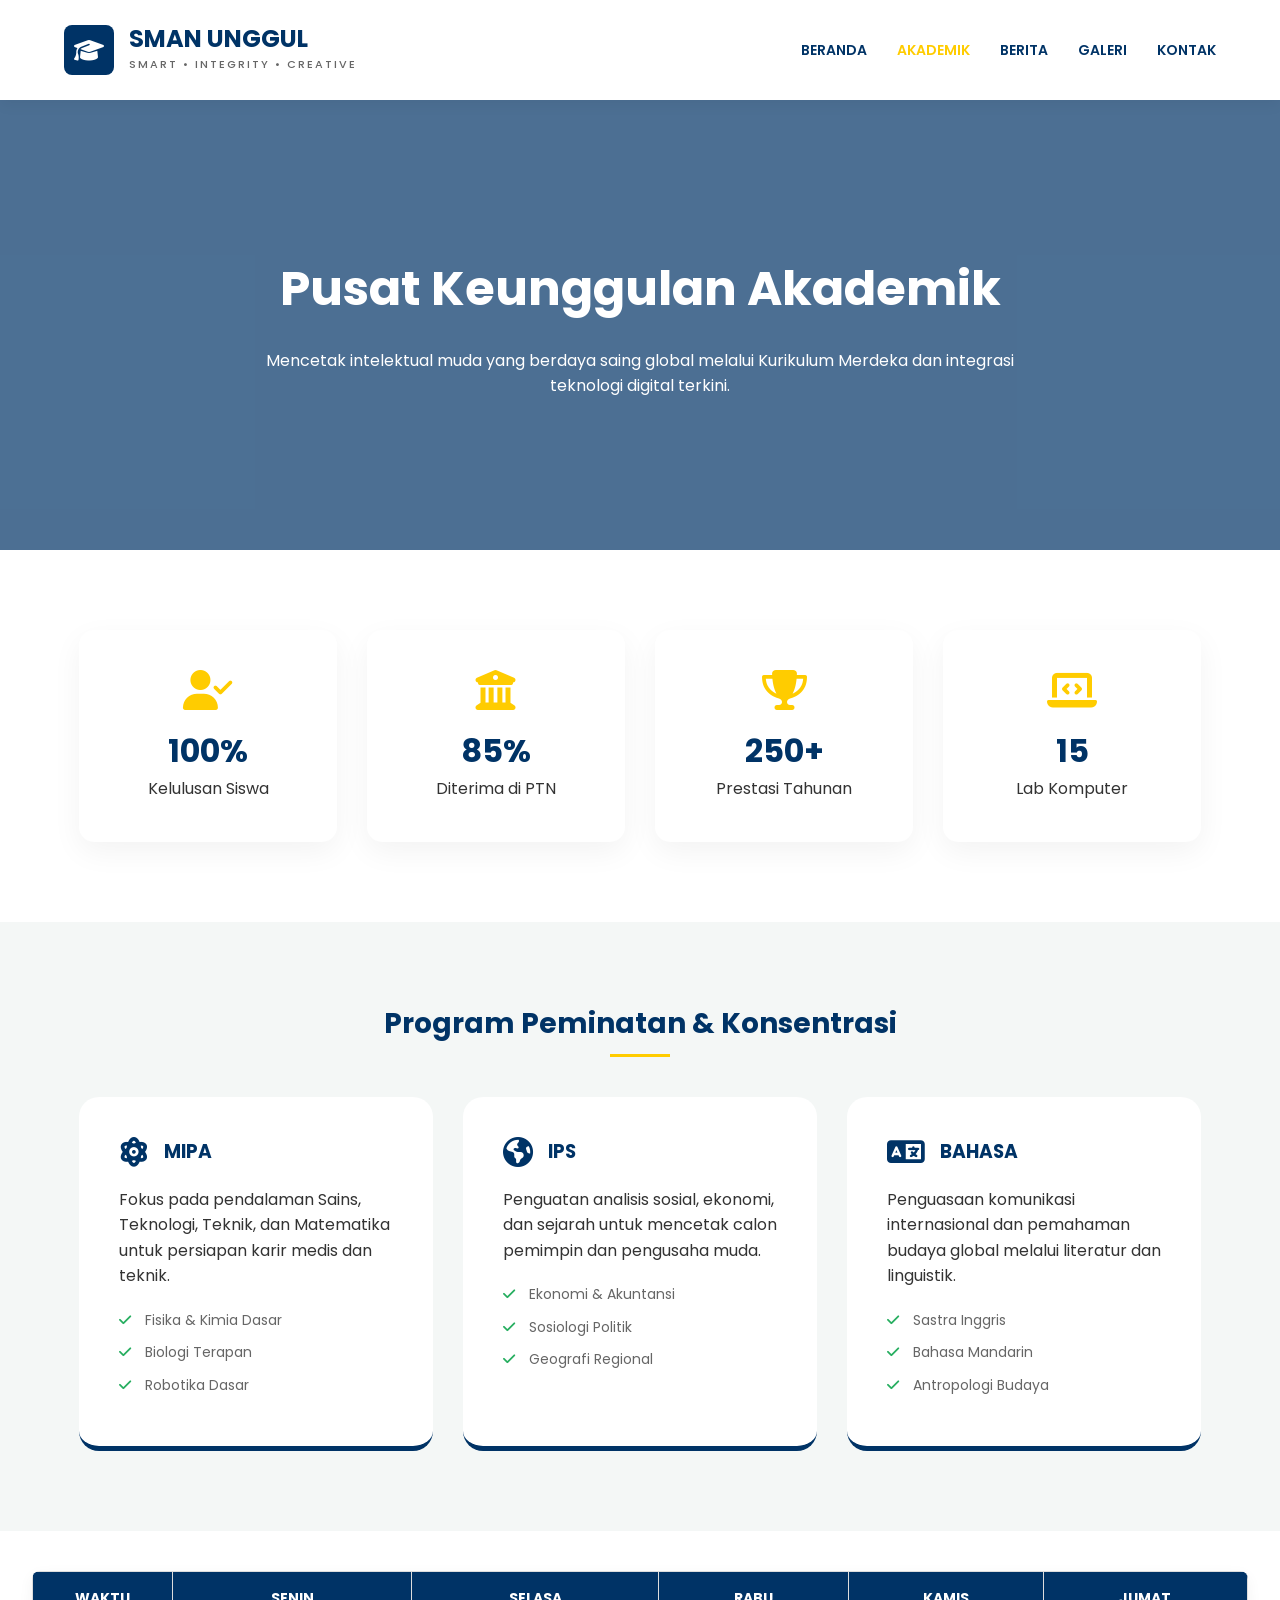
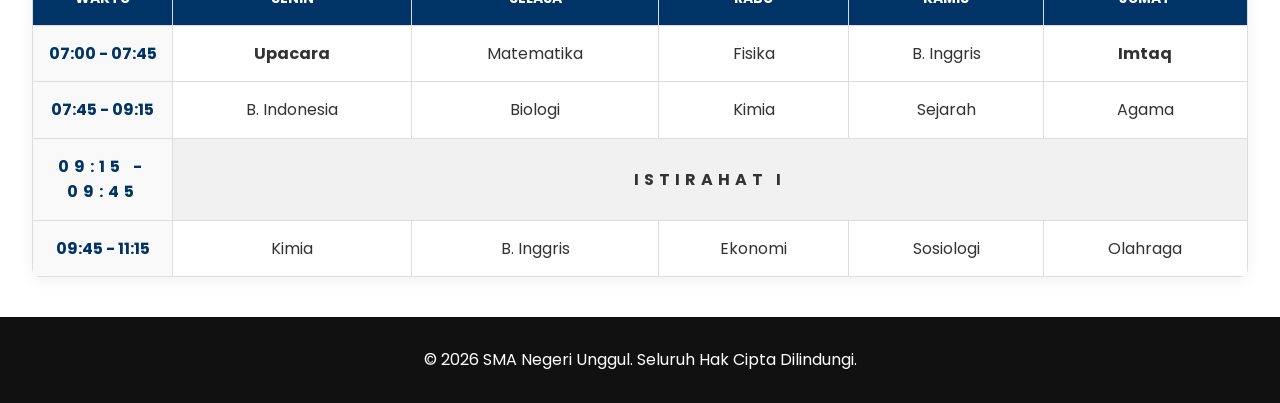
<file: sekolah/akademik.html>
<!DOCTYPE html>
<html lang="id">
<head>
    <meta charset="UTF-8">
    <meta name="viewport" content="width=device-width, initial-scale=1.0">
    <title>Akademik | SMA Negeri Unggul</title>
    <link rel="stylesheet" href="style.css">
    <link href="https://fonts.googleapis.com/css2?family=Poppins:wght@300;400;600;700&display=swap" rel="stylesheet">
    <link rel="stylesheet" href="https://cdnjs.cloudflare.com/ajax/libs/font-awesome/6.4.0/css/all.min.css">
</head>
<body>

<nav class="navbar-akademik">
    <div class="container-flex"> <div class="logo-brand">
            <div class="icon-bg"><i class="fas fa-graduation-cap"></i></div>
            <div class="text-brand">
                <span class="title">SMAN UNGGUL</span>
                <span class="tagline">SMART • INTEGRITY • CREATIVE</span>
            </div>
        </div>
        
        <ul class="nav-links">
            <li><a href="index.html">BERANDA</a></li>
            <li><a href="akademik.html" class="active">AKADEMIK</a></li>
            <li><a href="berita.html">BERITA</a></li>
            <li><a href="galeri.html">GALERI</a></li>
            <li><a href="kontak.html">KONTAK</a></li>
        </ul>
    </div>
</nav>

    <header class="academic-hero">
        <div class="overlay"></div>
        <div class="container-content">
            <h1>Pusat Keunggulan Akademik</h1>
            <p>Mencetak intelektual muda yang berdaya saing global melalui Kurikulum Merdeka dan integrasi teknologi digital terkini.</p>
        </div>
    </header>

    <section class="section-padding">
        <div class="container">
            <div class="grid-stats">
                <div class="card-stat">
                    <i class="fas fa-user-check"></i>
                    <h3>100%</h3>
                    <p>Kelulusan Siswa</p>
                </div>
                <div class="card-stat">
                    <i class="fas fa-university"></i>
                    <h3>85%</h3>
                    <p>Diterima di PTN</p>
                </div>
                <div class="card-stat">
                    <i class="fas fa-trophy"></i>
                    <h3>250+</h3>
                    <p>Prestasi Tahunan</p>
                </div>
                <div class="card-stat">
                    <i class="fas fa-laptop-code"></i>
                    <h3>15</h3>
                    <p>Lab Komputer</p>
                </div>
            </div>
        </div>
    </section>

    <section class="section-padding bg-gray">
        <div class="container">
            <h2 class="section-title">Program Peminatan & Konsentrasi</h2>
            <div class="grid-program">
                <div class="card-program">
                    <div class="program-header">
                        <i class="fas fa-atom"></i>
                        <h3>MIPA</h3>
                    </div>
                    <p>Fokus pada pendalaman Sains, Teknologi, Teknik, dan Matematika untuk persiapan karir medis dan teknik.</p>
                    <ul>
                        <li><i class="fas fa-check"></i> Fisika & Kimia Dasar</li>
                        <li><i class="fas fa-check"></i> Biologi Terapan</li>
                        <li><i class="fas fa-check"></i> Robotika Dasar</li>
                    </ul>
                </div>

                <div class="card-program">
                    <div class="program-header">
                        <i class="fas fa-globe-americas"></i>
                        <h3>IPS</h3>
                    </div>
                    <p>Penguatan analisis sosial, ekonomi, dan sejarah untuk mencetak calon pemimpin dan pengusaha muda.</p>
                    <ul>
                        <li><i class="fas fa-check"></i> Ekonomi & Akuntansi</li>
                        <li><i class="fas fa-check"></i> Sosiologi Politik</li>
                        <li><i class="fas fa-check"></i> Geografi Regional</li>
                    </ul>
                </div>

                

                <div class="card-program">
                    <div class="program-header">
                        <i class="fas fa-language"></i>
                        <h3>BAHASA</h3>
                    </div>
                    <p>Penguasaan komunikasi internasional dan pemahaman budaya global melalui literatur dan linguistik.</p>
                    <ul>
                        <li><i class="fas fa-check"></i> Sastra Inggris</li>
                        <li><i class="fas fa-check"></i> Bahasa Mandarin</li>
                        <li><i class="fas fa-check"></i> Antropologi Budaya</li>
                    </ul>
                </div>
            </div>
        </div>
    </section>

<div class="container-tabel">
    <table class="jadwal-modern">
        <thead>
            <tr>
                <th>Waktu</th>
                <th>Senin</th>
                <th>Selasa</th>
                <th>Rabu</th>
                <th>Kamis</th>
                <th>Jumat</th>
            </tr>
        </thead>
        <tbody>
            <tr>
                <td class="jam">07:00 - 07:45</td>
                <td class="khusus">Upacara</td>
                <td>Matematika</td>
                <td>Fisika</td>
                <td>B. Inggris</td>
                <td class="khusus">Imtaq</td>
            </tr>
            <tr>
                <td class="jam">07:45 - 09:15</td>
                <td>B. Indonesia</td>
                <td>Biologi</td>
                <td>Kimia</td>
                <td>Sejarah</td>
                <td>Agama</td>
            </tr>
            <tr class="istirahat">
                <td class="jam">09:15 - 09:45</td>
                <td colspan="5">ISTIRAHAT I</td>
            </tr>
            <tr>
                <td class="jam">09:45 - 11:15</td>
                <td>Kimia</td>
                <td>B. Inggris</td>
                <td>Ekonomi</td>
                <td>Sosiologi</td>
                <td>Olahraga</td>
            </tr>
        </tbody>
    </table>
</div>
    
    <footer>
        <p>&copy; 2026 SMA Negeri Unggul. Seluruh Hak Cipta Dilindungi.</p>
    </footer>


    
</body>
</html>
</file>
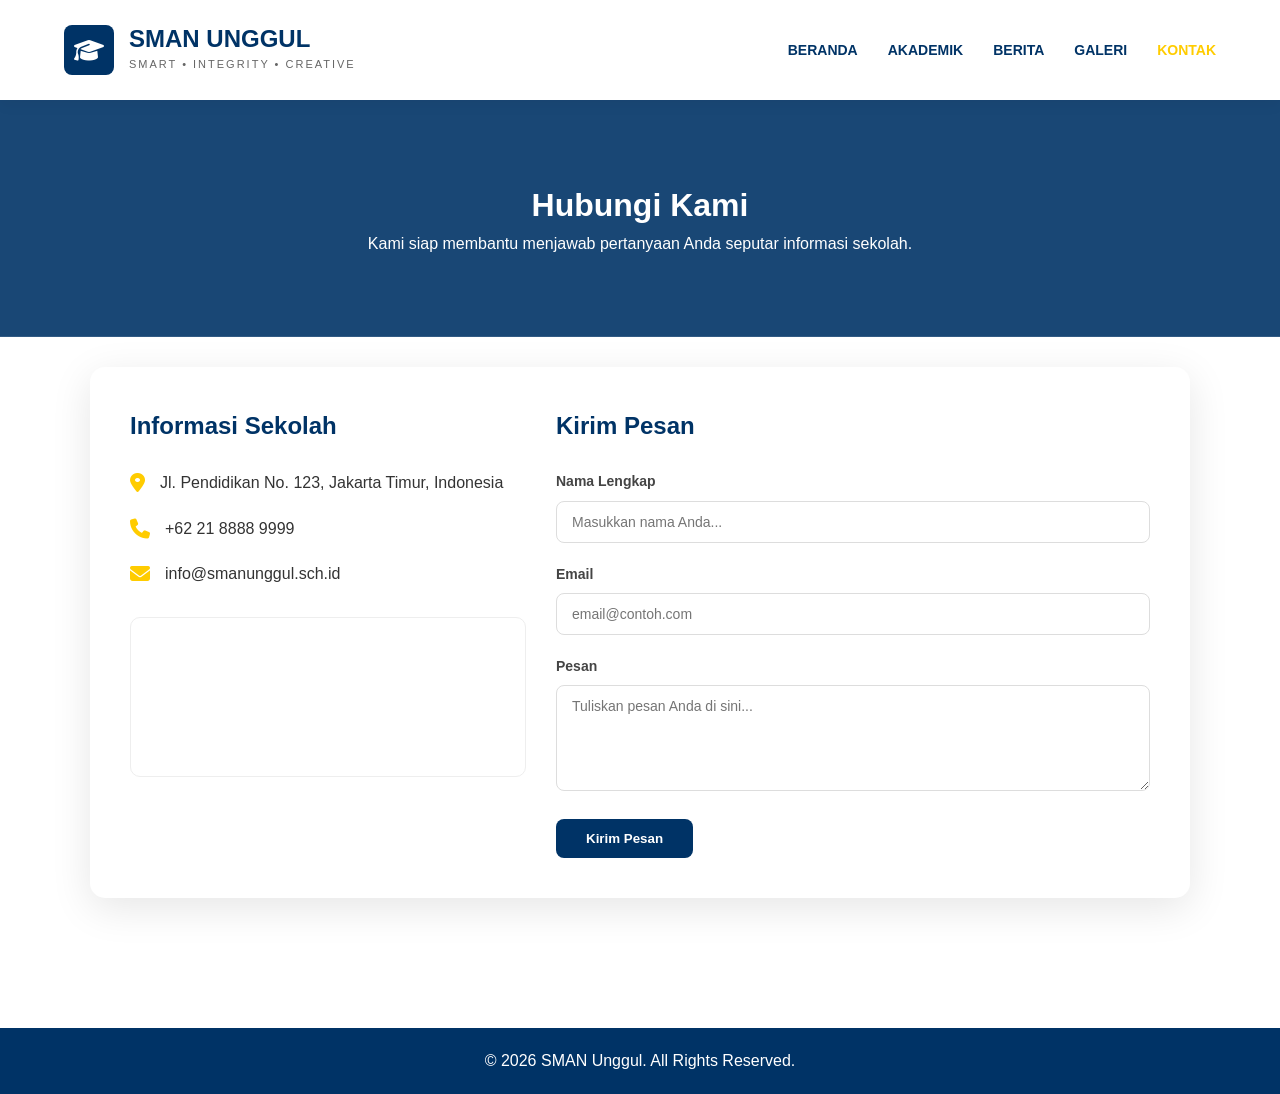
<file: sekolah/kontak.html>
<!DOCTYPE html>
<html lang="id">
<head>
    <meta charset="UTF-8">
    <meta name="viewport" content="width=device-width, initial-scale=1.0">
    <title>Hubungi Kami - SMAN Unggul</title>
    <link rel="stylesheet" href="style.css">
    <link rel="stylesheet" href="https://cdnjs.cloudflare.com/ajax/libs/font-awesome/6.4.0/css/all.min.css">
</head>
<body>

    <nav class="navbar-akademik">
        <div class="container-flex">
            <div class="logo-brand">
                <div class="icon-bg"><i class="fas fa-graduation-cap"></i></div>
                <div class="text-brand">
                    <span class="title">SMAN UNGGUL</span>
                    <span class="tagline">SMART • INTEGRITY • CREATIVE</span>
                </div>
            </div>
            <ul class="nav-links">
                <li><a href="index.html">BERANDA</a></li>
                <li><a href="akademik.html">AKADEMIK</a></li>
                <li><a href="berita.html">BERITA</a></li>
                <li><a href="galeri.html">GALERI</a></li>
                <li><a href="kontak.html" class="active">KONTAK</a></li>
            </ul>
        </div>
    </nav>

    <header class="contact-header">
        <div class="container">
            <h1>Hubungi Kami</h1>
            <p>Kami siap membantu menjawab pertanyaan Anda seputar informasi sekolah.</p>
        </div>
    </header>

    <section class="section-padding">
        <div class="container-contact">
            <div class="contact-wrapper">
                
                <div class="contact-info">
                    <h3>Informasi Sekolah</h3>
                    <div class="info-item">
                        <i class="fas fa-map-marker-alt"></i>
                        <p>Jl. Pendidikan No. 123, Jakarta Timur, Indonesia</p>
                    </div>
                    <div class="info-item">
                        <i class="fas fa-phone"></i>
                        <p>+62 21 8888 9999</p>
                    </div>
                    <div class="info-item">
                        <i class="fas fa-envelope"></i>
                        <p>info@smanunggul.sch.id</p>
                    </div>

                    <div class="map-container">
                        <iframe src="https://www.google.com/maps/embed?pb=!1m18!1m12!1m3!1d3966.2738981440263!2d106.82496417402626!3d-6.22756046099042!2m3!1f0!2f0!3f0!3m2!1i1024!2i768!4f13.1!3m3!1m2!1s0x2e69f3e4a2f8097f%3A0xf639a043e0319762!2sJakarta%20Selatan%2C%20Kota%20Jakarta%20Selatan%2C%20Daerah%20Khusus%20Ibukota%20Jakarta!5e0!3m2!1sid!2sid!4v1700000000000!5m2!1sid!2sid" width="100%" height="250" style="border:0;" allowfullscreen="" loading="lazy"></iframe>
                    </div>
                </div>

                <div class="contact-form">
                    <h3>Kirim Pesan</h3>
                    <form>
                        <div class="form-group">
                            <label>Nama Lengkap</label>
                            <input type="text" placeholder="Masukkan nama Anda...">
                        </div>
                        <div class="form-group">
                            <label>Email</label>
                            <input type="email" placeholder="email@contoh.com">
                        </div>
                        <div class="form-group">
                            <label>Pesan</label>
                            <textarea rows="5" placeholder="Tuliskan pesan Anda di sini..."></textarea>
                        </div>
                        <button type="submit" class="btn-send">Kirim Pesan</button>
                    </form>
                </div>

            </div>
        </div>
    </section>

    <footer style="background: #003366; color: white; text-align: center; padding: 20px 0;">
        <p>&copy; 2026 SMAN Unggul. All Rights Reserved.</p>
    </footer>

</body>
</html>
</file>
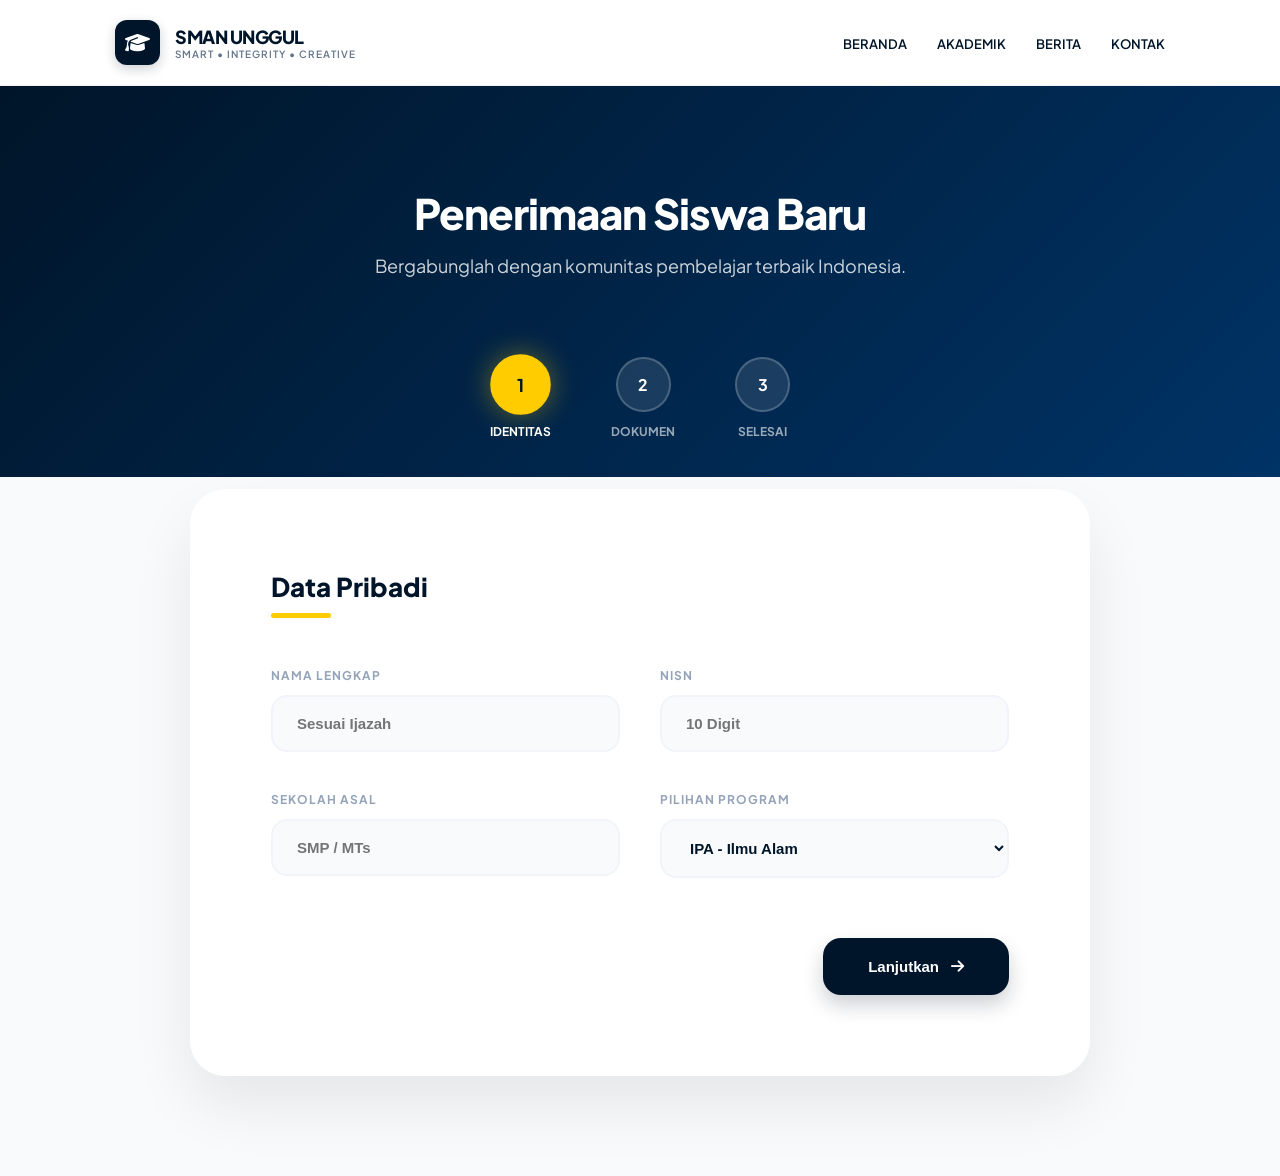
<file: sekolah/pendaftaran.html>
<!DOCTYPE html>
<html lang="id">
<head>
    <meta charset="UTF-8">
    <meta name="viewport" content="width=device-width, initial-scale=1.0">
    <title>PPDB Eksklusif | SMAN Unggul</title>
    <link rel="stylesheet" href="https://cdnjs.cloudflare.com/ajax/libs/font-awesome/6.4.0/css/all.min.css">
    <link href="https://fonts.googleapis.com/css2?family=Plus+Jakarta+Sans:wght@400;600;800&display=swap" rel="stylesheet">
    <style>
        :root {
            --navy-deep: #001529;
            --primary-blue: #003366;
            --accent-gold: #ffcc00;
            --soft-gray: #f8fafc;
            --border-color: #e2e8f0;
        }

        * { margin: 0; padding: 0; box-sizing: border-box; }
        body { font-family: 'Plus Jakarta Sans', sans-serif; background-color: var(--soft-gray); color: #1e293b; }

        /* Navbar Stylish */
        .navbar-akademik {
            background: rgba(255, 255, 255, 0.9);
            backdrop-filter: blur(10px);
            padding: 20px 0;
            position: sticky; top: 0; z-index: 1000;
            border-bottom: 1px solid rgba(0,0,0,0.05);
        }

        .container-flex { max-width: 1100px; margin: 0 auto; display: flex; justify-content: space-between; align-items: center; padding: 0 25px; }
        .logo-brand { display: flex; align-items: center; gap: 15px; }
        .icon-bg { background: var(--navy-deep); color: white; width: 45px; height: 45px; border-radius: 12px; display: flex; align-items: center; justify-content: center; font-size: 20px; box-shadow: 0 4px 12px rgba(0,21,41,0.2); }
        .text-brand .title { display: block; font-weight: 800; font-size: 18px; color: var(--navy-deep); letter-spacing: -0.5px; }
        .text-brand .tagline { display: block; font-size: 10px; font-weight: 600; color: #64748b; letter-spacing: 1px; }

        .nav-links { list-style: none; display: flex; gap: 30px; }
        .nav-links a { text-decoration: none; color: var(--navy-deep); font-weight: 600; font-size: 13px; transition: 0.3s; }
        .nav-links a:hover { color: var(--primary-blue); opacity: 0.7; }

        /* Hero Section */
        .hero-section {
            background: linear-gradient(135deg, var(--navy-deep) 0%, var(--primary-blue) 100%);
            padding: 100px 0 200px;
            text-align: center;
            color: white;
        }
        .hero-section h1 { font-size: 42px; font-weight: 800; margin-bottom: 15px; letter-spacing: -1px; }
        .hero-section p { font-size: 18px; opacity: 0.8; font-weight: 400; }

        /* Registration Wrapper */
        .reg-content { max-width: 950px; margin: -120px auto 100px; padding: 0 25px; }

        /* Elegant Stepper */
        .stepper { display: flex; justify-content: center; gap: 60px; margin-bottom: 50px; }
        .step-item { text-align: center; position: relative; }
        .step-circle {
            width: 55px; height: 55px; background: rgba(255,255,255,0.1); border: 2px solid rgba(255,255,255,0.2);
            border-radius: 50%; display: flex; align-items: center; justify-content: center;
            margin: 0 auto 12px; font-weight: 700; color: white; transition: 0.5s;
        }
        .step-item.active .step-circle { background: var(--accent-gold); border-color: var(--accent-gold); color: var(--navy-deep); transform: scale(1.1); box-shadow: 0 0 25px rgba(255,204,0,0.4); }
        .step-item p { font-size: 12px; font-weight: 700; color: white; opacity: 0.6; text-transform: uppercase; }
        .step-item.active p { opacity: 1; }

        /* The Card */
        .registration-card {
            background: white;
            padding: 80px; /* Space is Luxury */
            border-radius: 35px;
            box-shadow: 0 30px 60px rgba(0,0,0,0.08);
            border: 1px solid rgba(255,255,255,1);
        }

        .section-header { margin-bottom: 50px; }
        .section-header h2 { font-size: 26px; font-weight: 800; color: var(--navy-deep); margin-bottom: 10px; }
        .section-header .line { width: 60px; height: 5px; background: var(--accent-gold); border-radius: 10px; }

        /* Grid Layout */
        .input-grid { display: grid; grid-template-columns: 1fr 1fr; gap: 40px; }
        .form-group { display: flex; flex-direction: column; }
        .form-group label { font-size: 12px; font-weight: 700; color: #94a3b8; margin-bottom: 12px; text-transform: uppercase; letter-spacing: 1px; }
        
        .form-group input, .form-group select {
            padding: 18px 24px;
            border: 2px solid #f1f5f9;
            border-radius: 16px;
            background: #f8fafc;
            font-size: 15px;
            font-weight: 600;
            transition: 0.3s;
            color: var(--navy-deep);
        }

        .form-group input:focus { outline: none; border-color: var(--primary-blue); background: white; box-shadow: 0 10px 20px rgba(0,51,102,0.05); }

        /* Buttons */
        .btn-container { margin-top: 60px; display: flex; justify-content: space-between; align-items: center; }
        .btn { padding: 20px 45px; border-radius: 18px; font-weight: 700; font-size: 15px; cursor: pointer; transition: 0.3s; border: none; display: flex; align-items: center; gap: 12px; }
        .btn-primary { background: var(--navy-deep); color: white; box-shadow: 0 10px 20px rgba(0,21,41,0.2); }
        .btn-primary:hover { transform: translateY(-3px); box-shadow: 0 15px 30px rgba(0,21,41,0.3); }
        .btn-back { background: transparent; color: #94a3b8; }
        .btn-back:hover { color: var(--navy-deep); }
        .btn-submit { background: #10b981; color: white; width: 100%; justify-content: center; }

        @media (max-width: 768px) {
            .input-grid { grid-template-columns: 1fr; }
            .registration-card { padding: 40px 25px; }
            .stepper { gap: 20px; }
        }
    </style>
</head>
<body>

    <nav class="navbar-akademik">
        <div class="container-flex">
            <div class="logo-brand">
                <div class="icon-bg"><i class="fas fa-graduation-cap"></i></div>
                <div class="text-brand">
                    <span class="title">SMAN UNGGUL</span>
                    <span class="tagline">SMART • INTEGRITY • CREATIVE</span>
                </div>
            </div>
            <ul class="nav-links">
                <li><a href="index.html">BERANDA</a></li>
                <li><a href="akademik.html">AKADEMIK</a></li>
                <li><a href="berita.html">BERITA</a></li>
                <li><a href="kontak.html">KONTAK</a></li>
            </ul>
        </div>
    </nav>

    <header class="hero-section">
        <div class="container">
            <h1>Penerimaan Siswa Baru</h1>
            <p>Bergabunglah dengan komunitas pembelajar terbaik Indonesia.</p>
        </div>
    </header>

    <div class="reg-content">
        <div class="stepper">
            <div class="step-item active" id="st-1"><div class="step-circle">1</div><p>Identitas</p></div>
            <div class="step-item" id="st-2"><div class="step-circle">2</div><p>Dokumen</p></div>
            <div class="step-item" id="st-3"><div class="step-circle">3</div><p>Selesai</p></div>
        </div>

        <div class="registration-card">
            <form id="admissionForm">
                <div id="step-1-form">
                    <div class="section-header">
                        <h2>Data Pribadi</h2>
                        <div class="line"></div>
                    </div>
                    <div class="input-grid">
                        <div class="form-group">
                            <label>Nama Lengkap</label>
                            <input type="text" placeholder="Sesuai Ijazah">
                        </div>
                        <div class="form-group">
                            <label>NISN</label>
                            <input type="number" placeholder="10 Digit">
                        </div>
                        <div class="form-group">
                            <label>Sekolah Asal</label>
                            <input type="text" placeholder="SMP / MTs">
                        </div>
                        <div class="form-group">
                            <label>Pilihan Program</label>
                            <select>
                                <option>IPA - Ilmu Alam</option>
                                <option>IPS - Ilmu Sosial</option>
                            </select>
                        </div>
                    </div>
                    <div class="btn-container" style="justify-content: flex-end;">
                        <button type="button" class="btn btn-primary" onclick="changeStep(2)">Lanjutkan <i class="fas fa-arrow-right"></i></button>
                    </div>
                </div>

                <div id="step-2-form" style="display: none;">
                    <div class="section-header">
                        <h2>Dokumen Pendukung</h2>
                        <div class="line"></div>
                    </div>
                    <div class="input-grid">
                        <div class="form-group">
                            <label>Scan Ijazah (PDF/JPG)</label>
                            <input type="file" style="padding: 13px;">
                        </div>
                        <div class="form-group">
                            <label>Pas Foto Terbaru</label>
                            <input type="file" style="padding: 13px;">
                        </div>
                    </div>
                    <div class="btn-container">
                        <button type="button" class="btn btn-back" onclick="changeStep(1)">Kembali</button>
                        <button type="button" class="btn btn-primary" onclick="changeStep(3)">Konfirmasi Akhir <i class="fas fa-arrow-right"></i></button>
                    </div>
                </div>

                <div id="step-3-form" style="display: none;">
                    <div class="section-header">
                        <h2>Verifikasi Akhir</h2>
                        <div class="line"></div>
                    </div>
                    <div style="background: #fffbeb; padding: 40px; border-radius: 25px; border: 1px solid #fef3c7; margin-bottom: 40px; text-align: center;">
                        <i class="fas fa-info-circle" style="font-size: 40px; color: #f59e0b; margin-bottom: 20px;"></i>
                        <p style="color: #92400e; font-weight: 600;">Pastikan semua informasi benar. Data yang sudah dikirim akan diverifikasi oleh sistem selama 1x24 jam.</p>
                    </div>
                    <button type="button" class="btn btn-submit" onclick="showSuccess()">KIRIM FORMULIR PENDAFTARAN</button>
                </div>
            </form>
        </div>
    </div>

    <script>
        function changeStep(n) {
            document.getElementById('step-1-form').style.display = 'none';
            document.getElementById('step-2-form').style.display = 'none';
            document.getElementById('step-3-form').style.display = 'none';
            document.getElementById('step-' + n + '-form').style.display = 'block';

            for(let i=1; i<=3; i++) {
                let s = document.getElementById('st-' + i);
                if(i <= n) s.classList.add('active');
                else s.classList.remove('active');
            }
            window.scrollTo({top: 200, behavior: 'smooth'});
        }

        function showSuccess() {
            document.querySelector('.registration-card').innerHTML = `
                <div style="text-align: center; padding: 60px 0;">
                    <div style="width: 120px; height: 120px; background: #d1fae5; border-radius: 50%; display: flex; align-items: center; justify-content: center; margin: 0 auto 30px; box-shadow: 0 20px 40px rgba(16,185,129,0.2);">
                        <i class="fas fa-check" style="font-size: 50px; color: #10b981;"></i>
                    </div>
                    <h1 style="color: var(--navy-deep); font-weight: 800; margin-bottom: 15px;">PENDAFTARAN BERHASIL</h1>
                    <p style="color: #64748b; font-size: 18px; max-width: 500px; margin: 0 auto 50px;">Selamat! Data Anda telah resmi terdaftar di database SMAN Unggul. Silakan cek email secara berkala.</p>
                    <a href="index.html" class="btn btn-primary" style="display: inline-flex; text-decoration: none; margin: 0 auto;">Kembali ke Beranda</a>
                </div>
            `;
        }
    </script>
</body>
</html>
</file>
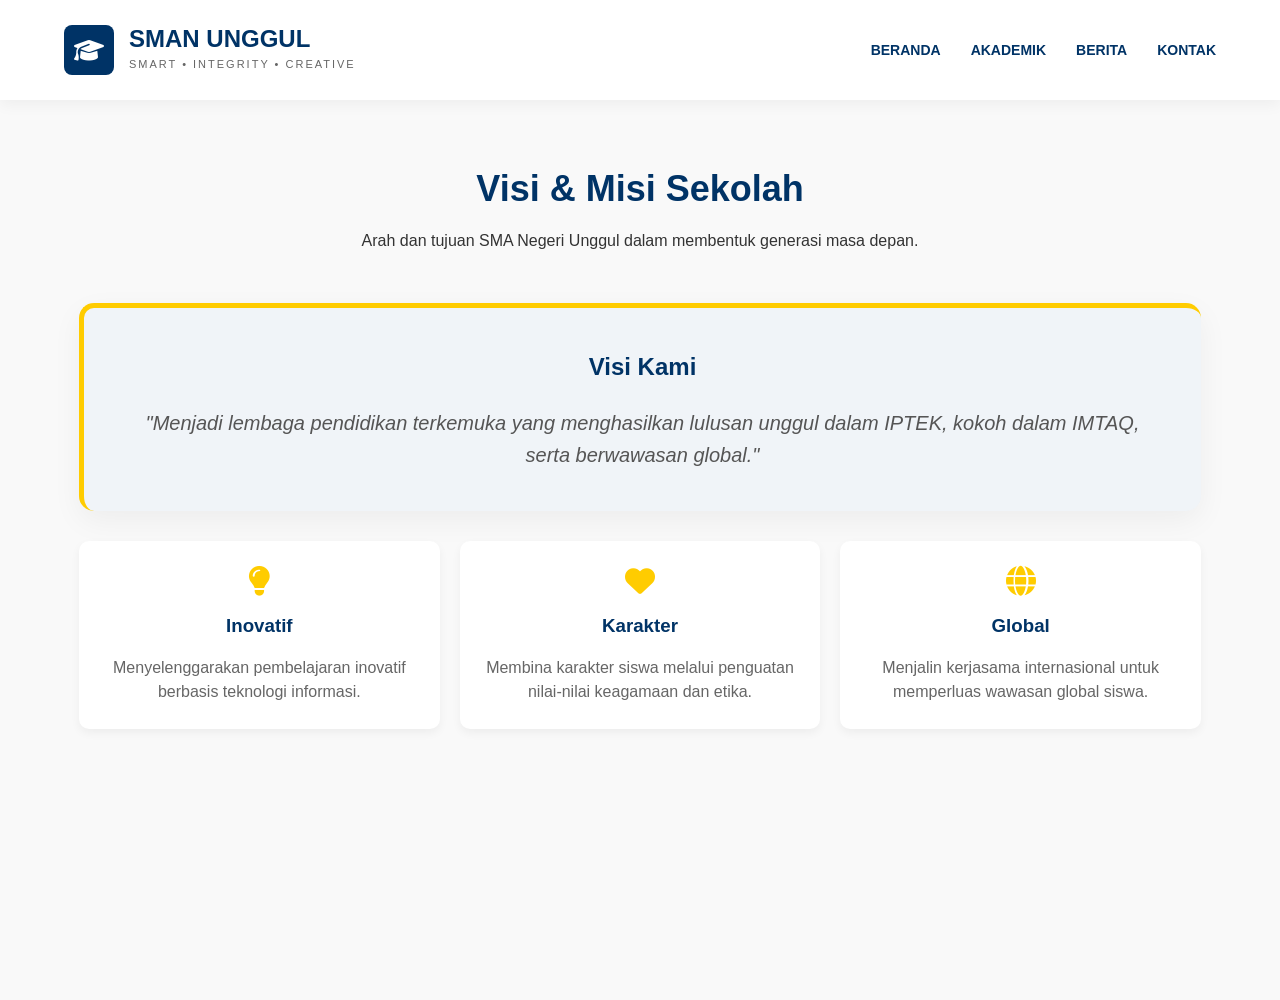
<file: sekolah/visi-misi.html>
<!DOCTYPE html>
<html lang="id">
<head>
    <meta charset="UTF-8">
    <meta name="viewport" content="width=device-width, initial-scale=1.0">
    <title>Visi & Misi - SMAN Unggul</title>
    <link rel="stylesheet" href="style.css">
    <link rel="stylesheet" href="https://cdnjs.cloudflare.com/ajax/libs/font-awesome/6.4.0/css/all.min.css">
</head>
<body>

    <nav class="navbar-akademik">
        <div class="container-flex">
            <div class="logo-brand">
                <div class="icon-bg"><i class="fas fa-graduation-cap"></i></div>
                <div class="text-brand">
                    <span class="title">SMAN UNGGUL</span>
                    <span class="tagline">SMART • INTEGRITY • CREATIVE</span>
                </div>
            </div>
            <ul class="nav-links">
                <li><a href="index.html">BERANDA</a></li>
                <li><a href="akademik.html">AKADEMIK</a></li>
                <li><a href="berita.html">BERITA</a></li>
                <li><a href="kontak.html">KONTAK</a></li>
            </ul>
        </div>
    </nav>

    <main class="main-content">
        <div class="container">
            <div class="profile-header">
                <h1>Visi & Misi Sekolah</h1>
                <p>Arah dan tujuan SMA Negeri Unggul dalam membentuk generasi masa depan.</p>
            </div>

            <div class="vision-box">
                <h2>Visi Kami</h2>
                <p>"Menjadi lembaga pendidikan terkemuka yang menghasilkan lulusan unggul dalam IPTEK, kokoh dalam IMTAQ, serta berwawasan global."</p>
            </div>

            <div class="mission-grid">
                <div class="mission-item">
                    <i class="fas fa-lightbulb"></i>
                    <h3>Inovatif</h3>
                    <p>Menyelenggarakan pembelajaran inovatif berbasis teknologi informasi.</p>
                </div>
                <div class="mission-item">
                    <i class="fas fa-heart"></i>
                    <h3>Karakter</h3>
                    <p>Membina karakter siswa melalui penguatan nilai-nilai keagamaan dan etika.</p>
                </div>
                <div class="mission-item">
                    <i class="fas fa-globe"></i>
                    <h3>Global</h3>
                    <p>Menjalin kerjasama internasional untuk memperluas wawasan global siswa.</p>
                </div>
            </div>
        </div>
    </main>

</body>
</html>
</file>
<file: sekolah/style.css>
/* File: style.css */

/* ROOT VARIABLES - Mempermudah pengelolaan warna */
:root {
    --primary: #003366;
    --secondary: #ffcc00;
    --accent: #e63946;
    --dark: #1a1a1a;
    --light: #f8f9fa;
    --white: #ffffff;
    --gray: #6c757d;
    --shadow: 0 10px 30px rgba(0,0,0,0.1);
    --transition: all 0.3s cubic-bezier(0.4, 0, 0.2, 1);
}

/* RESET & BASE STYLES */
* {
    margin: 0;
    padding: 0;
    box-sizing: border-box;
}

body {
    font-family: 'Open Sans', sans-serif;
    line-height: 1.6;
    color: var(--dark);
    overflow-x: hidden;
}

/* CONTAINER UTILITIES */
.container {
    max-width: 1140px;
    margin: 0 auto;
    padding: 0 15px;
}

.container-wide {
    max-width: 1400px;
    margin: 0 auto;
    padding: 0 20px;
}

.flex-row { display: flex; flex-wrap: wrap; }
.items-center { align-items: center; }
.py-100 { padding: 100px 0; }
.grid-4 { display: grid; grid-template-columns: repeat(4, 1fr); gap: 20px; }

/* TOP HEADER */
.top-header {
    background: var(--primary);
    color: var(--white);
    padding: 10px 0;
    font-size: 13px;
}

.top-header .flex-row { justify-content: space-between; }
.contact-meta span { margin-right: 20px; }
.contact-meta i { color: var(--secondary); margin-right: 5px; }
.social-meta a { color: var(--white); margin-left: 15px; text-decoration: none; }

/* NAVBAR REPAIR */
.navbar {
    background: var(--white);
    padding: 15px 0;
    box-shadow: var(--shadow);
    position: sticky;
    top: 0;
    z-index: 1000;
}

.navbar .flex-row { justify-content: space-between; align-items: center; }

.brand { display: flex; align-items: center; gap: 15px; }
.logo-box {
    background: var(--primary);
    color: var(--white);
    width: 50px;
    height: 50px;
    display: flex;
    justify-content: center;
    align-items: center;
    font-size: 24px;
    border-radius: 8px;
}

.brand-text h1 { font-size: 20px; color: var(--primary); margin: 0; }
.brand-text p { font-size: 11px; text-transform: uppercase; letter-spacing: 2px; color: var(--gray); margin: 0; }

/* CSS UNTUK NAVBAR YANG RAPI */

/* Reset List */
.nav-links, .submenu {
    list-style: none;
    margin: 0;
    padding: 0;
}

/* Nav Container */
.navbar {
    background: var(--white);
    padding: 0; /* Biar tinggi diatur oleh child */
    height: 85px;
    display: flex;
    align-items: center;
    box-shadow: 0 5px 20px rgba(0,0,0,0.05);
    position: sticky;
    top: 0;
    z-index: 1000;
}

/* Flexbox Adjustment */
.navbar .container-wide {
    display: flex;
    justify-content: space-between;
    align-items: center;
    width: 100%;
}

/* Nav Item Styling */
.nav-links {
    display: flex;
    gap: 5px; /* Jarak antar menu */
}

.nav-item {
    position: relative; /* Kunci untuk Submenu */
    padding: 30px 15px;
}

.nav-item > a {
    text-decoration: none;
    color: var(--primary);
    font-weight: 600;
    font-size: 14px;
    text-transform: uppercase;
    transition: var(--transition);
}

/* SUBMENU REPAIR (Ini yang bikin tidak berantakan) */
.submenu {
    position: absolute; /* Melayang, tidak mendorong menu lain */
    top: 100%; /* Muncul tepat di bawah menu utama */
    left: 0;
    background: var(--white);
    min-width: 220px;
    box-shadow: 0 10px 30px rgba(0,0,0,0.15);
    border-top: 3px solid var(--secondary);
    border-radius: 0 0 8px 8px;
    
    /* Sembunyikan secara default */
    opacity: 0;
    visibility: hidden;
    transform: translateY(15px);
    transition: all 0.3s ease;
}

/* Munculkan saat hover */
.has-submenu:hover .submenu {
    opacity: 1;
    visibility: visible;
    transform: translateY(0);
}

.submenu li a {
    display: flex;
    align-items: center;
    gap: 10px;
    padding: 12px 20px;
    color: var(--dark);
    text-decoration: none;
    font-size: 14px;
    border-bottom: 1px solid #f0f0f0;
    transition: background 0.2s;
}

.submenu li a:hover {
    background: #f9f9f9;
    color: var(--primary);
}

.submenu li a i {
    width: 20px;
    color: var(--secondary);
}

/* PPDB Button Styling */
.btn-ppdb {
    background: var(--primary);
    color: var(--white) !important;
    padding: 10px 20px;
    border-radius: 50px;
    text-decoration: none;
    font-weight: 700;
    font-size: 13px;
    transition: var(--transition);
    border: 2px solid var(--primary);
}

.btn-ppdb:hover {
    background: var(--white);
    color: var(--primary) !important;
}

/* HERO SECTION REPAIR (Fixing the "Amburadul" Part) */
.hero-v2 {
    position: relative;
    height: 90vh; /* Atur tinggi agar tidak berantakan */
    background: url('https://images.unsplash.com/photo-1523050335392-9bc567597280?auto=format&fit=crop&w=1500') center/cover no-repeat;
    display: flex;
    align-items: center;
    color: var(--white);
}

.hero-overlay {
    position: absolute;
    top: 0; left: 0; width: 100%; height: 100%;
    background: linear-gradient(to right, rgba(0,51,102,0.85), rgba(0,0,0,0.4));
}

.hero-content { position: relative; z-index: 2; max-width: 700px; }
.hero-content h2 { font-size: 56px; line-height: 1.1; margin-bottom: 25px; }
.hero-content h2 span { color: var(--secondary); }
.hero-content p { font-size: 18px; margin-bottom: 35px; opacity: 0.9; }

.btn {
    padding: 15px 35px;
    border-radius: 5px;
    text-decoration: none;
    font-weight: 700;
    display: inline-block;
    transition: var(--transition);
}

.btn-main { background: var(--secondary); color: var(--primary); border: 2px solid var(--secondary); }
.btn-ghost { background: transparent; color: var(--white); border: 2px solid var(--white); margin-left: 15px; }

/* PRINCIPAL SECTION REPAIR */
.col-image { flex: 0 0 40%; padding: 20px; }
.col-text { flex: 0 0 60%; padding: 20px; }
.image-wrapper { position: relative; border-radius: 20px; overflow: hidden; }
.image-wrapper img { width: 100%; display: block; border-radius: 20px; transition: var(--transition); }
.image-wrapper:hover img { transform: scale(1.05); }

/* STATS SECTION */
.counter-section { background: var(--primary); color: var(--white); padding: 60px 0; }
.counter-item { text-align: center; }
.counter-item i { font-size: 40px; color: var(--secondary); margin-bottom: 15px; }
.counter-item h3 { font-size: 36px; margin-bottom: 5px; }

/* ... Tambahkan CSS Media Queries (Responisve) untuk menambah jumlah baris ... */
/* Page Header Styling */
.page-header {
    height: 300px;
    display: flex;
    align-items: center;
    justify-content: center;
    text-align: center;
    color: var(--white);
    background-size: cover !important;
    background-position: center !important;
}

.page-header h1 {
    font-size: 48px;
    margin-bottom: 10px;
}

/* Academic Table Styling */
.table-container {
    margin-top: 40px;
    overflow-x: auto;
    box-shadow: var(--shadow);
    border-radius: 10px;
}

.academic-table {
    width: 100%;
    border-collapse: collapse;
    background: var(--white);
}

.academic-table th {
    background: var(--primary);
    color: var(--white);
    padding: 20px;
    text-align: left;
}

.academic-table td {
    padding: 15px 20px;
    border-bottom: 1px solid #eee;
}

.academic-table tr:hover {
    background: #f9f9f9;
}

/* Program Cards */
.program-card {
    background: var(--light);
    padding: 40px;
    border-radius: 15px;
    text-align: center;
    transition: var(--transition);
}

.program-card i {
    font-size: 40px;
    color: var(--primary);
    margin-bottom: 20px;
}

.program-card:hover {
    transform: translateY(-10px);
    background: var(--white);
    box-shadow: var(--shadow);
}
/* ROOT VARIABLES */
:root {
    --primary: #003366;
    --secondary: #ffcc00;
    --white: #ffffff;
    --gray: #f4f7f6;
    --text-dark: #333;
    --transition: all 0.3s ease;
}

/* GLOBAL RESET */
* {
    margin: 0;
    padding: 0;
    box-sizing: border-box;
    font-family: 'Poppins', sans-serif;
}

body {
    background-color: var(--white);
    color: var(--text-dark);
    line-height: 1.6;
}

.container { width: 90%; max-width: 1200px; margin: 0 auto; }
.section-padding { padding: 80px 0; }
.bg-gray { background-color: var(--gray); }
.section-title { text-align: center; font-size: 32px; color: var(--primary); margin-bottom: 50px; }

/* TOPBAR */
.topbar-info {
    background: var(--primary);
    color: white;
    padding: 10px 5%;
    font-size: 13px;
}

.container-flex { display: flex; justify-content: space-between; align-items: center; }

/* NAVBAR */
.navbar-akademik {
    background: var(--white);
    padding: 15px 0;
    min-height: 100px;
    display: flex;
    align-items: center;
    box-shadow: 0 4px 15px rgba(0,0,0,0.05);
    position: sticky;
    top: 0;
    z-index: 1000;
}
.navbar-akademik .container-flex {
    width: 90%;
    max-width: 1200px;
    margin: 0 auto;
    display: flex;
    justify-content: space-between;
    align-items: center;
}

.logo-brand { display: flex; align-items: center; gap: 15px; }
.icon-bg { background: var(--primary); color: white; width: 50px; height: 50px; display: flex; justify-content: center; align-items: center; border-radius: 8px; font-size: 24px; }
.text-brand .title { 
    display: block; 
    font-weight: 700; 
    font-size: 24px; /* Sedikit diperbesar */
    color: var(--primary); 
    line-height: 1;
}

.text-brand .tagline { 
    display: block;
    font-size: 11px; 
    letter-spacing: 2px; 
    color: #666; /* Warna dipergelap agar terlihat jelas di layar */
    font-weight: 500;
    margin-top: 5px; /* Memberi jarak dari tulisan SMAN UNGGUL */
}

.nav-links { 
    display: flex; 
    list-style: none; 
    gap: 30px; /* Jarak antar menu diperlebar */
}
.nav-links a { text-decoration: none; color: var(--primary); font-weight: 600; font-size: 14px; transition: var(--transition); }
.nav-links a:hover, .nav-links a.active { color: var(--secondary); }

/* DROPDOWN MENU */
.has-child { position: relative; }
.dropdown {
    position: absolute;
    top: 100%;
    left: 0;
    background: white;
    min-width: 200px;
    box-shadow: 0 10px 20px rgba(0,0,0,0.1);
    list-style: none;
    padding: 10px 0;
    display: none;
    border-top: 3px solid var(--secondary);
}
.has-child:hover .dropdown { display: block; }
.dropdown li a { padding: 10px 20px; display: block; border-bottom: 1px solid #f0f0f0; }

/* HERO SECTION */
.academic-hero {
    background: url('https://images.unsplash.com/photo-1523050335392-9bc567597280?q=80&w=1500') center/cover;
    height: 450px;
    position: relative;
    display: flex;
    align-items: center;
    justify-content: center;
    text-align: center;
    color: white;
}
.overlay { position: absolute; top: 0; left: 0; width: 100%; height: 100%; background: rgba(0, 51, 102, 0.7); }
.container-content { position: relative; z-index: 2; max-width: 800px; }
.container-content h1 { font-size: 48px; margin-bottom: 20px; }

/* STATISTICS CARDS */
.grid-stats { display: grid; grid-template-columns: repeat(auto-fit, minmax(200px, 1fr)); gap: 30px; }
.card-stat { background: white; padding: 40px; border-radius: 15px; text-align: center; box-shadow: 0 10px 30px rgba(0,0,0,0.05); transition: var(--transition); }
.card-stat:hover { transform: translateY(-10px); }
.card-stat i { font-size: 40px; color: var(--secondary); margin-bottom: 15px; }
.card-stat h3 { font-size: 32px; color: var(--primary); }

/* PROGRAM CARDS */
.grid-program { display: grid; grid-template-columns: repeat(auto-fit, minmax(300px, 1fr)); gap: 30px; }
.card-program { background: white; padding: 40px; border-radius: 20px; border-bottom: 5px solid var(--primary); transition: var(--transition); }
.card-program:hover { border-bottom-color: var(--secondary); box-shadow: 0 15px 40px rgba(0,0,0,0.1); }
.program-header { display: flex; align-items: center; gap: 15px; margin-bottom: 20px; color: var(--primary); }
.program-header i { font-size: 30px; }
.card-program ul { list-style: none; margin-top: 20px; }
.card-program ul li { margin-bottom: 10px; font-size: 14px; color: #666; }
.card-program ul li i { color: #27ae60; margin-right: 10px; }

/* FOOTER */
footer { background: #111; color: white; text-align: center; padding: 30px 0; }

/* --- MODERN & CLEAN TABLE UI --- */

.table-responsive {
    margin: 40px 0;
    border-radius: 15px;
    overflow: hidden;
    box-shadow: 0 15px 35px rgba(0, 0, 0, 0.05); /* Bayangan sangat lembut */
    background: #ffffff;
    border: 1px solid #f0f0f0;
}

.schedule-table {
    width: 100%;
    border-collapse: collapse;
    font-size: 15px;
}

/* Header: Tanpa garis vertikal, hanya warna solid yang elegan */
.schedule-table th {
    background-color: #003366;
    color: #ffffff;
    font-weight: 600;
    padding: 22px 15px;
    text-transform: uppercase;
    font-size: 13px;
    letter-spacing: 1.5px;
    border: none;
}

/* Sel: Fokus pada whitespace dan keterbacaan */
.schedule-table td {
    padding: 25px 20px; /* Jarak yang sangat lega */
    text-align: center;
    border-bottom: 1px solid #f8f9fa; /* Garis pemisah sangat tipis */
    color: #555;
}

/* Kolom Waktu: Dibuat tegas tapi tetap bersih */
.schedule-table td:first-child {
    background-color: #fafbfc;
    font-weight: 700;
    color: #003366;
    width: 160px;
    border-right: 1px solid #f0f0f0;
}

/* Baris Istirahat: Minimalis */
.break-row {
    background-color: #fdfdfd !important;
}

.break-row td {
    color: #bbb !important;
    font-weight: 700;
    font-size: 11px;
    letter-spacing: 10px;
    padding: 15px !important;
}

/* Efek Interaktif: Baris sedikit menyala saat disentuh kursor */
.schedule-table tr:hover:not(.break-row) td {
    background-color: #f1f7ff;
    color: #003366;
}

/* Sel Spesial: Untuk Upacara atau Kegiatan Khusus */
.special-cell {
    color: #d4a017 !important;
    font-weight: 600;
    background-color: #fffef2;
}

/* --- Perbaikan Tabel Jadwal --- */
.container-tabel {
    margin: 40px auto;
    width: 95%;
    overflow-x: auto; /* Agar tidak pecah di HP */
    box-shadow: 0 5px 15px rgba(0,0,0,0.05);
    border-radius: 8px;
}

.jadwal-modern {
    width: 100%;
    border-collapse: collapse; /* Menghilangkan celah antar garis */
    background: #fff;
    font-family: sans-serif;
}

.jadwal-modern th {
    background-color: #003366; /* Biru gelap sesuai header Anda */
    color: #ffffff;
    padding: 15px;
    text-align: center;
    border: 1px solid #ddd;
    text-transform: uppercase;
    font-size: 14px;
}

.jadwal-modern td {
    padding: 15px; /* Memberi ruang agar teks tidak mepet */
    border: 1px solid #ddd; /* Memberikan garis kotak yang jelas */
    text-align: center;
    color: #333;
}

/* Kolom Jam */
.jadwal-modern td.jam {
    background-color: #f9f9f9;
    font-weight: bold;
    color: #003366;
    width: 140px;
}

/* Baris Istirahat */
.istirahat {
    background-color: #f1f1f1 !important;
    font-weight: bold;
    letter-spacing: 5px;
}

/* Kegiatan Khusus (Upacara/Imtaq) */
.khusus {
    color: #d4a017; /* Warna emas/orange agar mencolok */
    font-weight: bold;
}

/* Efek saat baris disorot kursor */
.jadwal-modern tr:hover {
    background-color: #fcfcfc;
}

/* --- RESET & LAYOUT BERITA --- */
.main-content {
    padding: 60px 0;
    background-color: #f9f9f9;
    min-height: 100vh;
}

.section-title {
    text-align: center;
    color: #003366;
    margin-bottom: 40px;
    font-size: 28px;
    position: relative;
    padding-bottom: 10px;
}

.section-title::after {
    content: '';
    width: 60px;
    height: 3px;
    background: #ffcc00;
    position: absolute;
    bottom: 0;
    left: 50%;
    transform: translateX(-50%);
}

/* KONTAINER BERITA */
.news-flex-container {
    display: flex;
    flex-wrap: wrap; /* Agar berita turun ke bawah jika layar sempit */
    gap: 25px;
    justify-content: center;
}

.news-item {
    background: #ffffff;
    width: calc(33.333% - 25px); /* Tiga kolom */
    min-width: 300px;
    border-radius: 10px;
    overflow: hidden;
    box-shadow: 0 4px 15px rgba(0,0,0,0.05);
    display: flex;
    flex-direction: column;
}

.news-img-box {
    width: 100%;
    height: 200px;
}

.news-img-box img {
    width: 100%;
    height: 100%;
    object-fit: cover; /* Gambar tidak penyet */
}

.news-info {
    padding: 20px;
}

.news-tag {
    background: #003366;
    color: #fff;
    padding: 4px 12px;
    border-radius: 20px;
    font-size: 11px;
    font-weight: bold;
    display: inline-block;
    margin-bottom: 12px;
}

.news-info h3 {
    font-size: 18px;
    color: #333;
    margin-bottom: 10px;
    line-height: 1.4;
}

.news-info p {
    font-size: 14px;
    color: #666;
    margin-bottom: 20px;
}

.btn-read {
    text-decoration: none;
    color: #003366;
    font-weight: bold;
    font-size: 13px;
    border-bottom: 2px solid #ffcc00;
}

.btn-read:hover {
    color: #ffcc00;
}

/* --- STYLING HALAMAN GALERI --- */

.gallery-header {
    background: #003366;
    color: white;
    text-align: center;
    padding: 60px 0;
}

.container-gallery {
    width: 90%;
    max-width: 1200px;
    margin: 40px auto;
}

.gallery-grid {
    display: grid;
    grid-template-columns: repeat(auto-fit, minmax(300px, 1fr));
    gap: 20px;
}

.gallery-item {
    position: relative;
    height: 250px;
    border-radius: 12px;
    overflow: hidden;
    box-shadow: 0 5px 15px rgba(0,0,0,0.1);
}

.gallery-item img {
    width: 100%;
    height: 100%;
    object-fit: cover; /* Kunci agar foto tidak penyet */
    transition: transform 0.5s ease;
}

.gallery-overlay {
    position: absolute;
    top: 0;
    left: 0;
    width: 100%;
    height: 100%;
    background: rgba(0, 51, 102, 0.7);
    display: flex;
    justify-content: center;
    align-items: center;
    opacity: 0;
    transition: opacity 0.3s ease;
}

.gallery-overlay span {
    color: white;
    font-weight: 600;
    font-size: 18px;
    border: 2px solid #ffcc00;
    padding: 8px 20px;
    border-radius: 5px;
}

.gallery-item:hover img {
    transform: scale(1.1);
}

.gallery-item:hover .gallery-overlay {
    opacity: 1;
}

/* --- STYLING HALAMAN KONTAK --- */

.contact-header {
    background: linear-gradient(rgba(0,51,102,0.9), rgba(0,51,102,0.9)), url('https://images.unsplash.com/photo-1534536281715-e28d76689b4d?q=80&w=1500');
    background-size: cover;
    background-position: center;
    color: white;
    text-align: center;
    padding: 80px 0;
}

.container-contact {
    width: 90%;
    max-width: 1100px;
    margin: -50px auto 50px auto; /* Menaikkan sedikit agar menumpuk di atas header */
    position: relative;
    z-index: 10;
}

.contact-wrapper {
    display: grid;
    grid-template-columns: 1fr 1.5fr;
    gap: 30px;
    background: white;
    padding: 40px;
    border-radius: 15px;
    box-shadow: 0 10px 40px rgba(0,0,0,0.1);
}

.contact-info h3, .contact-form h3 {
    color: #003366;
    margin-bottom: 25px;
    font-size: 24px;
}

.info-item {
    display: flex;
    align-items: center;
    gap: 15px;
    margin-bottom: 20px;
}

.info-item i {
    color: #ffcc00;
    font-size: 20px;
}

.map-container {
    margin-top: 30px;
    border-radius: 10px;
    overflow: hidden;
    border: 1px solid #eee;
}

/* FORM STYLING */
.form-group {
    margin-bottom: 20px;
}

.form-group label {
    display: block;
    font-size: 14px;
    font-weight: 600;
    margin-bottom: 8px;
    color: #444;
}

.form-group input, .form-group textarea {
    width: 100%;
    padding: 12px 15px;
    border: 1px solid #ddd;
    border-radius: 8px;
    font-family: inherit;
    font-size: 14px;
}

.btn-send {
    background: #003366;
    color: white;
    padding: 12px 30px;
    border: none;
    border-radius: 8px;
    font-weight: 600;
    cursor: pointer;
    transition: 0.3s;
}

.btn-send:hover {
    background: #ffcc00;
    color: #003366;
}

/* Responsive untuk HP */
@media (max-width: 768px) {
    .contact-wrapper {
        grid-template-columns: 1fr;
    }
    .container-contact {
        margin-top: 20px;
    }
}

/* --- STYLE KHUSUS HALAMAN PROFIL --- */
.main-content {
    padding: 60px 0;
    background-color: #f9f9f9;
}

.profile-header {
    text-align: center;
    margin-bottom: 50px;
}

.profile-header h1 {
    color: #003366;
    font-size: 36px;
    margin-bottom: 10px;
}

.vision-box {
    background: white;
    padding: 40px;
    border-radius: 15px;
    text-align: center;
    box-shadow: 0 10px 30px rgba(0,0,0,0.05);
    border-top: 5px solid #ffcc00;
    margin-bottom: 40px;
}

.vision-box h2 {
    color: #003366;
    margin-bottom: 20px;
}

.vision-box p {
    font-size: 20px;
    font-style: italic;
    color: #555;
    line-height: 1.6;
}

.mission-grid {
    display: grid;
    grid-template-columns: repeat(auto-fit, minmax(280px, 1fr));
    gap: 25px;
}

.mission-item {
    background: white;
    padding: 30px;
    border-radius: 12px;
    text-align: center;
    box-shadow: 0 5px 15px rgba(0,0,0,0.05);
    transition: 0.3s;
}

.mission-item:hover {
    transform: translateY(-10px);
}

.mission-item i {
    font-size: 40px;
    color: #ffcc00;
    margin-bottom: 20px;
}

.mission-item h3 {
    color: #003366;
    margin-bottom: 15px;
}

.mission-item p {
    color: #666;
    line-height: 1.5;
}

/* Visi Misi */
.vision-box { background: #f0f4f8; padding: 40px; border-radius: 15px; text-align: center; border-left: 5px solid var(--secondary); margin-bottom: 30px; }
.mission-grid { display: grid; grid-template-columns: repeat(auto-fit, minmax(250px, 1fr)); gap: 20px; }
.mission-item { background: white; padding: 25px; border-radius: 10px; box-shadow: 0 4px 10px rgba(0,0,0,0.05); text-align: center; }
.mission-item i { font-size: 30px; color: var(--secondary); margin-bottom: 15px; }

/* --- ULTRA PREMIUM STAFF CSS --- */

.bg-light-premium {
    background-color: #fcfdfe;
}

.staff-hero {
    background: linear-gradient(135deg, #001f3f 0%, #003366 100%);
    padding: 120px 0 180px; /* Padding bawah ditambah jadi 180px */
    clip-path: ellipse(150% 100% at 50% 0%);
    text-align: center;
    color: white;
}

.py-100 {
    padding-top: 100px;
    padding-bottom: 100px;
}

.premium-label {
    display: inline-block;
    padding: 8px 20px;
    background: rgba(255, 204, 0, 0.15);
    color: #ffcc00;
    border: 1px solid #ffcc00;
    border-radius: 50px;
    font-size: 11px;
    font-weight: 700;
    letter-spacing: 3px;
    margin-bottom: 25px;
}

.hero-line {
    width: 60px;
    height: 4px;
    background: #ffcc00;
    margin: 30px auto 0;
    border-radius: 2px;
}

/* Container Wrapper */
.staff-wrapper-premium {
    display: grid;
    grid-template-columns: repeat(auto-fit, minmax(320px, 1fr));
    gap: 40px;
    /* Ubah margin-top ini agar jaraknya pas */
    margin-top: -60px; 
    position: relative;
    z-index: 10;
}

/* Glass Card Design */
.glass-card-staff {
    background: #ffffff;
    border-radius: 24px;
    overflow: hidden;
    box-shadow: 0 20px 60px rgba(0, 31, 63, 0.08);
    border: 1px solid rgba(255, 255, 255, 0.8);
    transition: all 0.5s cubic-bezier(0.4, 0, 0.2, 1);
}

.glass-card-staff:hover {
    transform: translateY(-20px);
    box-shadow: 0 40px 80px rgba(0, 31, 63, 0.15);
}

/* Image with Floating Social */
.image-holder {
    position: relative;
    height: 380px;
    overflow: hidden;
}

.image-holder img {
    width: 100%;
    height: 100%;
    object-fit: cover;
    transition: transform 0.8s ease;
}

.glass-card-staff:hover .image-holder img {
    transform: scale(1.1);
}

.social-hover-float {
    position: absolute;
    right: 20px;
    top: 20px;
    display: flex;
    flex-direction: column;
    gap: 10px;
    opacity: 0;
    transform: translateX(20px);
    transition: all 0.4s ease;
}

.glass-card-staff:hover .social-hover-float {
    opacity: 1;
    transform: translateX(0);
}

.social-hover-float a {
    width: 45px;
    height: 45px;
    background: #ffffff;
    color: #003366;
    display: flex;
    align-items: center;
    justify-content: center;
    border-radius: 50%;
    text-decoration: none;
    box-shadow: 0 10px 20px rgba(0,0,0,0.1);
    transition: 0.3s;
}

.social-hover-float a:hover {
    background: #ffcc00;
    color: #003366;
}

/* Info Section */
.info-holder {
    padding: 35px;
    text-align: left;
}

.role-tag {
    color: #003366;
    font-weight: 800;
    font-size: 11px;
    text-transform: uppercase;
    letter-spacing: 1.5px;
    margin-bottom: 12px;
}

.info-holder h3 {
    font-size: 24px;
    color: #1a202c;
    margin-bottom: 5px;
}

.edu-title {
    color: #718096;
    font-size: 13px;
    margin-bottom: 20px;
}

.quote-box {
    padding-left: 15px;
    border-left: 3px solid #ffcc00;
    font-style: italic;
    color: #4a5568;
    font-size: 14px;
    line-height: 1.6;
}

/* --- ULTRA PREMIUM FACILITY CSS --- */

.facility-hero {
    background: linear-gradient(rgba(0, 31, 63, 0.85), rgba(0, 31, 63, 0.85)), 
                url('https://images.unsplash.com/photo-1523050335392-9bc567597280?q=80&w=1500');
    background-size: cover;
    background-position: center;
    background-attachment: fixed; /* Parallax Effect */
    padding: 120px 0 180px;
    text-align: center;
    color: white;
    clip-path: ellipse(150% 100% at 50% 0%);
}

.facility-grid-premium {
    display: flex;
    flex-direction: column;
    gap: 50px;
    margin-top: -80px;
}

.facility-card-ultra {
    display: flex;
    background: white;
    border-radius: 30px;
    overflow: hidden;
    box-shadow: 0 25px 50px rgba(0, 0, 0, 0.08);
    transition: all 0.5s ease;
    border: 1px solid rgba(0,0,0,0.03);
}

.facility-card-ultra:nth-child(even) {
    flex-direction: row-reverse; /* Membuat layout zig-zag */
}

.facility-card-ultra:hover {
    transform: scale(1.02);
    box-shadow: 0 35px 70px rgba(0, 31, 63, 0.12);
}

.fac-image {
    flex: 1.2;
    position: relative;
    overflow: hidden;
    min-height: 400px;
}

.fac-image img {
    width: 100%;
    height: 100%;
    object-fit: cover;
    transition: transform 1s ease;
}

.facility-card-ultra:hover .fac-image img {
    transform: scale(1.1);
}

.fac-badge {
    position: absolute;
    top: 25px;
    left: 25px;
    background: #ffcc00;
    color: #003366;
    padding: 8px 20px;
    border-radius: 50px;
    font-size: 11px;
    font-weight: 800;
    letter-spacing: 1px;
}

.fac-info {
    flex: 1;
    padding: 60px;
    display: flex;
    flex-direction: column;
    justify-content: center;
}

.fac-icon-box {
    width: 60px;
    height: 60px;
    background: #f0f4f8;
    color: #003366;
    border-radius: 15px;
    display: flex;
    align-items: center;
    justify-content: center;
    font-size: 24px;
    margin-bottom: 25px;
}

.fac-info h3 {
    font-size: 28px;
    color: #003366;
    margin-bottom: 20px;
}

.fac-info p {
    color: #64748b;
    line-height: 1.8;
    margin-bottom: 30px;
}

.fac-features {
    list-style: none;
    display: grid;
    grid-template-columns: 1fr 1fr;
    gap: 15px;
}

.fac-features li {
    font-size: 14px;
    color: #1e293b;
    font-weight: 600;
    display: flex;
    align-items: center;
    gap: 10px;
}

.fac-features li i {
    color: #10b981; /* Warna hijau sukses */
}

/* Responsive Mobile */
@media (max-width: 992px) {
    .facility-card-ultra, .facility-card-ultra:nth-child(even) {
        flex-direction: column;
    }
    .fac-info {
        padding: 40px;
    }
}

/* --- PREMIUM HISTORY DESIGN --- */

/* 1. Parallax Header */
.parallax-header {
    height: 60vh;
    background: url('https://images.unsplash.com/photo-1523050335392-9bc567597280?q=80&w=1500') no-repeat center center fixed;
    background-size: cover;
    position: relative;
    display: flex;
    align-items: center;
    justify-content: center;
    text-align: center;
    color: white;
}

.parallax-header .overlay {
    position: absolute;
    top:0; left:0; width:100%; height:100%;
    background: rgba(0, 51, 102, 0.7); /* Biru Transparan */
}

.header-content {
    position: relative;
    z-index: 2;
}

.header-content .sub-title {
    letter-spacing: 4px;
    font-size: 14px;
    color: #ffcc00;
    font-weight: bold;
}

.header-content h1 {
    font-size: 48px;
    margin: 15px 0;
}

/* 2. Main Floating Card */
.history-premium-container {
    padding-bottom: 80px;
    background: #f4f7f6;
}

.main-history-card {
    max-width: 1000px;
    margin: -80px auto 60px; /* Membuat kartu melayang menutupi header */
    background: white;
    border-radius: 20px;
    padding: 40px;
    box-shadow: 0 20px 40px rgba(0,0,0,0.1);
    position: relative;
    z-index: 3;
}

.history-grid-box {
    display: grid;
    grid-template-columns: 1fr 1.5fr;
    gap: 40px;
    align-items: center;
}

.image-area img {
    width: 100%;
    border-radius: 15px;
    box-shadow: 0 10px 20px rgba(0,0,0,0.1);
}

/* 3. Modern Timeline */
.section-center-title {
    text-align: center;
    color: #003366;
    margin-bottom: 50px;
    font-size: 32px;
}

.timeline-row {
    display: flex;
    justify-content: center;
    flex-wrap: wrap;
    gap: 30px;
    padding: 0 20px;
}

.timeline-card {
    background: white;
    width: 320px;
    border-radius: 15px;
    overflow: hidden;
    box-shadow: 0 10px 25px rgba(0,0,0,0.05);
    transition: 0.3s;
}

.timeline-card:hover { transform: translateY(-10px); }

.year-badge {
    background: #003366;
    color: white;
    padding: 15px;
    font-size: 24px;
    font-weight: 800;
    text-align: center;
}

.timeline-card .content {
    padding: 30px;
    text-align: center;
}

.icon-history {
    font-size: 40px;
    color: #ffcc00;
    margin-bottom: 20px;
}

.timeline-card h3 {
    margin-bottom: 15px;
    color: #333;
}

.timeline-card p {
    color: #666;
    font-size: 14px;
    line-height: 1.6;
}

/* --- PREMIUM FOOTER --- */
.footer-premium {
    background: #001f3f;
    color: white;
    padding: 80px 0 30px;
    margin-top: 100px;
}

.footer-grid {
    display: grid;
    grid-template-columns: 2fr 1fr 1fr 1.5fr;
    gap: 40px;
    margin-bottom: 50px;
}

.footer-logo h2 {
    color: #ffcc00;
    margin-bottom: 20px;
}

.footer-links h4, .footer-contact h4 {
    margin-bottom: 25px;
    font-size: 18px;
    border-left: 3px solid #ffcc00;
    padding-left: 15px;
}

.footer-links ul {
    list-style: none;
}

.footer-links ul li {
    margin-bottom: 12px;
}

.footer-links ul li a {
    color: #cbd5e0;
    text-decoration: none;
    transition: 0.3s;
}

.footer-links ul li a:hover {
    color: #ffcc00;
    padding-left: 10px;
}

.footer-bottom {
    text-align: center;
    padding-top: 30px;
    border-top: 1px solid rgba(255,255,255,0.1);
    font-size: 14px;
    color: #a0aec0;
}

/* --- FOOTER PREMIUM CSS --- */
.footer-premium {
    background: #001529; /* Biru yang sangat gelap untuk kesan elegan */
    color: #ffffff;
    padding: 80px 0 0;
    font-family: 'Segoe UI', Tahoma, Geneva, Verdana, sans-serif;
    position: relative;
    border-top: 4px solid #ffcc00;
}

.footer-grid {
    display: grid;
    grid-template-columns: 1.5fr 1fr 1fr 1.2fr;
    gap: 40px;
    padding-bottom: 60px;
}

/* Kolom Branding */
.footer-logo {
    display: flex;
    align-items: center;
    gap: 15px;
    margin-bottom: 25px;
}

.icon-bg-small {
    background: #ffcc00;
    color: #001529;
    width: 40px;
    height: 40px;
    display: flex;
    justify-content: center;
    align-items: center;
    border-radius: 8px;
    font-size: 20px;
}

.footer-logo h2 {
    font-size: 24px;
    letter-spacing: 1px;
}

.footer-desc {
    color: #a0aec0;
    line-height: 1.8;
    font-size: 14px;
    margin-bottom: 25px;
}

/* Media Sosial */
.footer-socials {
    display: flex;
    gap: 15px;
}

.footer-socials a {
    width: 35px;
    height: 35px;
    background: rgba(255, 255, 255, 0.1);
    display: flex;
    justify-content: center;
    align-items: center;
    border-radius: 50%;
    color: white;
    text-decoration: none;
    transition: 0.3s ease;
}

.footer-socials a:hover {
    background: #ffcc00;
    color: #001529;
    transform: translateY(-5px);
}

/* Judul Kolom */
.footer-col h4 {
    color: #ffffff;
    font-size: 18px;
    margin-bottom: 30px;
    position: relative;
    padding-bottom: 10px;
}

.footer-col h4::after {
    content: '';
    position: absolute;
    left: 0;
    bottom: 0;
    width: 40px;
    height: 2px;
    background: #ffcc00;
}

/* Link Style */
.footer-col ul {
    list-style: none;
    padding: 0;
}

.footer-col ul li {
    margin-bottom: 15px;
}

.footer-col ul li a {
    color: #cbd5e0;
    text-decoration: none;
    font-size: 14px;
    transition: 0.3s;
}

.footer-col ul li a:hover {
    color: #ffcc00;
    padding-left: 8px;
}

/* Info Kontak */
.contact-item {
    display: flex;
    gap: 15px;
    margin-bottom: 20px;
    align-items: flex-start;
}

.contact-item i {
    color: #ffcc00;
    margin-top: 5px;
}

.contact-item p {
    color: #cbd5e0;
    font-size: 14px;
    line-height: 1.5;
}

/* Footer Bottom */
.footer-bottom {
    background: rgba(0, 0, 0, 0.2);
    padding: 25px 0;
    text-align: center;
    border-top: 1px solid rgba(255, 255, 255, 0.05);
}

.footer-bottom p {
    font-size: 13px;
    color: #718096;
}

.footer-bottom strong {
    color: #ffcc00;
}

/* Responsive */
@media (max-width: 992px) {
    .footer-grid {
        grid-template-columns: 1fr 1fr;
    }
}

@media (max-width: 576px) {
    .footer-grid {
        grid-template-columns: 1fr;
    }
}

/* --- REGISTRATION PREMIUM STYLE --- */
.form-section {
    animation: fadeInSlide 0.5s ease;
}

@keyframes fadeInSlide {
    from { opacity: 0; transform: translateY(20px); }
    to { opacity: 1; transform: translateY(0); }
}

.upload-notice {
    background: #eef6ff;
    padding: 20px;
    border-radius: 15px;
    display: flex;
    align-items: center;
    gap: 15px;
    margin-bottom: 30px;
    border-left: 5px solid #003366;
}

.upload-notice i { color: #003366; font-size: 20px; }
.upload-notice p { color: #003366; font-size: 14px; margin: 0; }

.confirm-box {
    text-align: center;
    padding: 40px;
    background: #fffdf2;
    border-radius: 20px;
    border: 2px dashed #ffcc00;
}

.confirm-box i { font-size: 50px; color: #ffcc00; margin-bottom: 20px; }
.confirm-box h3 { color: #003366; margin-bottom: 10px; }
.confirm-box p { color: #64748b; font-size: 15px; line-height: 1.6; }

.btn-success {
    background: #10b981;
    color: white;
    padding: 18px 40px;
    border: none;
    border-radius: 15px;
    font-weight: 700;
    cursor: pointer;
    transition: 0.3s ease;
}

.btn-success:hover {
    background: #059669;
    transform: translateY(-3px);
    box-shadow: 0 10px 20px rgba(16, 185, 129, 0.2);
}

.btn-secondary {
    background: #f1f5f9;
    color: #475569;
    padding: 18px 30px;
    border: none;
    border-radius: 15px;
    font-weight: 700;
    cursor: pointer;
    margin-right: 15px;
}

.academic-table tbody tr:nth-child(even) {
    background-color: #f9fafb;
}

.academic-table tbody tr:hover {
    background-color: #f1f5f9;
    transition: 0.2s;
}

.akademik-section {
    padding: 80px 0;
}

/* --- RESPONSIF TOTAL UNTUK SEMUA ELEMEN --- */
@media (max-width: 768px) {
    
    /* 1. Navigasi Mobile */
    .container-flex {
        flex-direction: column; /* Logo dan Menu jadi bertumpuk */
        gap: 15px;
        padding: 10px;
    }

    .nav-links {
        display: flex;
        flex-wrap: wrap; /* Menu tidak meluber ke samping */
        justify-content: center;
        gap: 15px;
        padding: 0;
    }

    .nav-links li a {
        font-size: 11px; /* Ukuran teks menu lebih kecil di HP */
    }

    .logo-brand {
        text-align: center;
    }

    /* 2. Hero Section (Banner Utama) */
    .hero {
        height: auto;
        padding: 80px 20px; /* Tinggi otomatis mengikuti konten */
    }

    .hero-content h1 {
        font-size: 28px !important; /* Ukuran judul lebih kecil agar tidak pecah */
        line-height: 1.2;
    }

    .hero-content p {
        font-size: 14px !important;
    }

    .btn-ppdb {
        width: 100%; /* Tombol jadi selebar layar di HP */
        padding: 12px 0;
        text-align: center;
    }

    /* 3. Container & Card */
    .container, .section-academic, .section-kalender {
        width: 100% !important;
        padding: 20px 15px !important;
        margin: 20px 0 !important;
    }

    .section-title {
        font-size: 20px !important;
        margin-bottom: 25px;
    }

    /* 4. Tabel Kalender (Mode Stack/Kartu) */
    .academic-table thead {
        display: none; 
    }

    .academic-table tr {
        display: block;
        margin-bottom: 15px;
        border: 1px solid #ddd;
        border-radius: 10px;
        box-shadow: 0 2px 5px rgba(0,0,0,0.05);
    }

    .academic-table td {
        display: block;
        width: 100%;
        text-align: left;
        padding: 12px 15px;
        border: none !important;
    }

    .academic-table td:first-child {
        background: #a50021;
        color: white;
        font-weight: bold;
    }

    .academic-table td:last-child {
        background: #fdfdfd;
        border-top: 1px solid #eee !important;
    }

    /* Menambahkan Label Bantuan di HP */
    .academic-table td:first-child::before {
        content: "KEGIATAN:";
        display: block;
        font-size: 9px;
        opacity: 0.7;
        margin-bottom: 3px;
    }

    .academic-table td:last-child::before {
        content: "TANGGAL:";
        display: block;
        font-size: 9px;
        color: #888;
        margin-bottom: 3px;
    }
}

/* Pastikan gambar atau elemen lebar tidak melampaui layar */
img, video, iframe {
    max-width: 100%;
    height: auto;
}

/* Pastikan Navbar Utama */
.navbar {
    position: sticky;
    top: 0;
    z-index: 9999 !important; /* Sangat tinggi agar di atas banner */
    background: white;
}

@media (max-width: 768px) {
    /* Sembunyikan tombol PPDB di navbar mobile agar tidak penuh */
    .nav-action { display: none; }

    .menu-toggle {
        display: block !important;
        z-index: 10001;
    }

    /* NAV CONTAINER sebagai Sidebar */
    .nav-container {
        position: fixed;
        top: 0;
        right: -100%; /* Sembunyi di kanan */
        width: 280px;
        height: 100vh;
        background: white;
        z-index: 10000;
        transition: 0.4s;
        box-shadow: -5px 0 15px rgba(0,0,0,0.1);
        padding-top: 60px;
        display: block !important; /* Paksa muncul */
    }

    /* Saat menu aktif */
    .nav-container.active {
        right: 0;
    }

    .nav-links {
        display: flex !important;
        flex-direction: column;
        padding: 20px;
    }

    .nav-item {
        margin: 10px 0;
        width: 100%;
        border-bottom: 1px solid #f1f1f1;
    }

    .nav-item a {
        display: block;
        padding: 10px;
        color: #001f3f;
        font-weight: bold;
        text-decoration: none;
    }

    /* Submenu di mobile */
    .submenu {
        position: static !important;
        display: none;
        box-shadow: none !important;
        padding-left: 20px !important;
        background: #f9f9f9;
    }

    .nav-item.open .submenu {
        display: block;
    }
}
</file>
